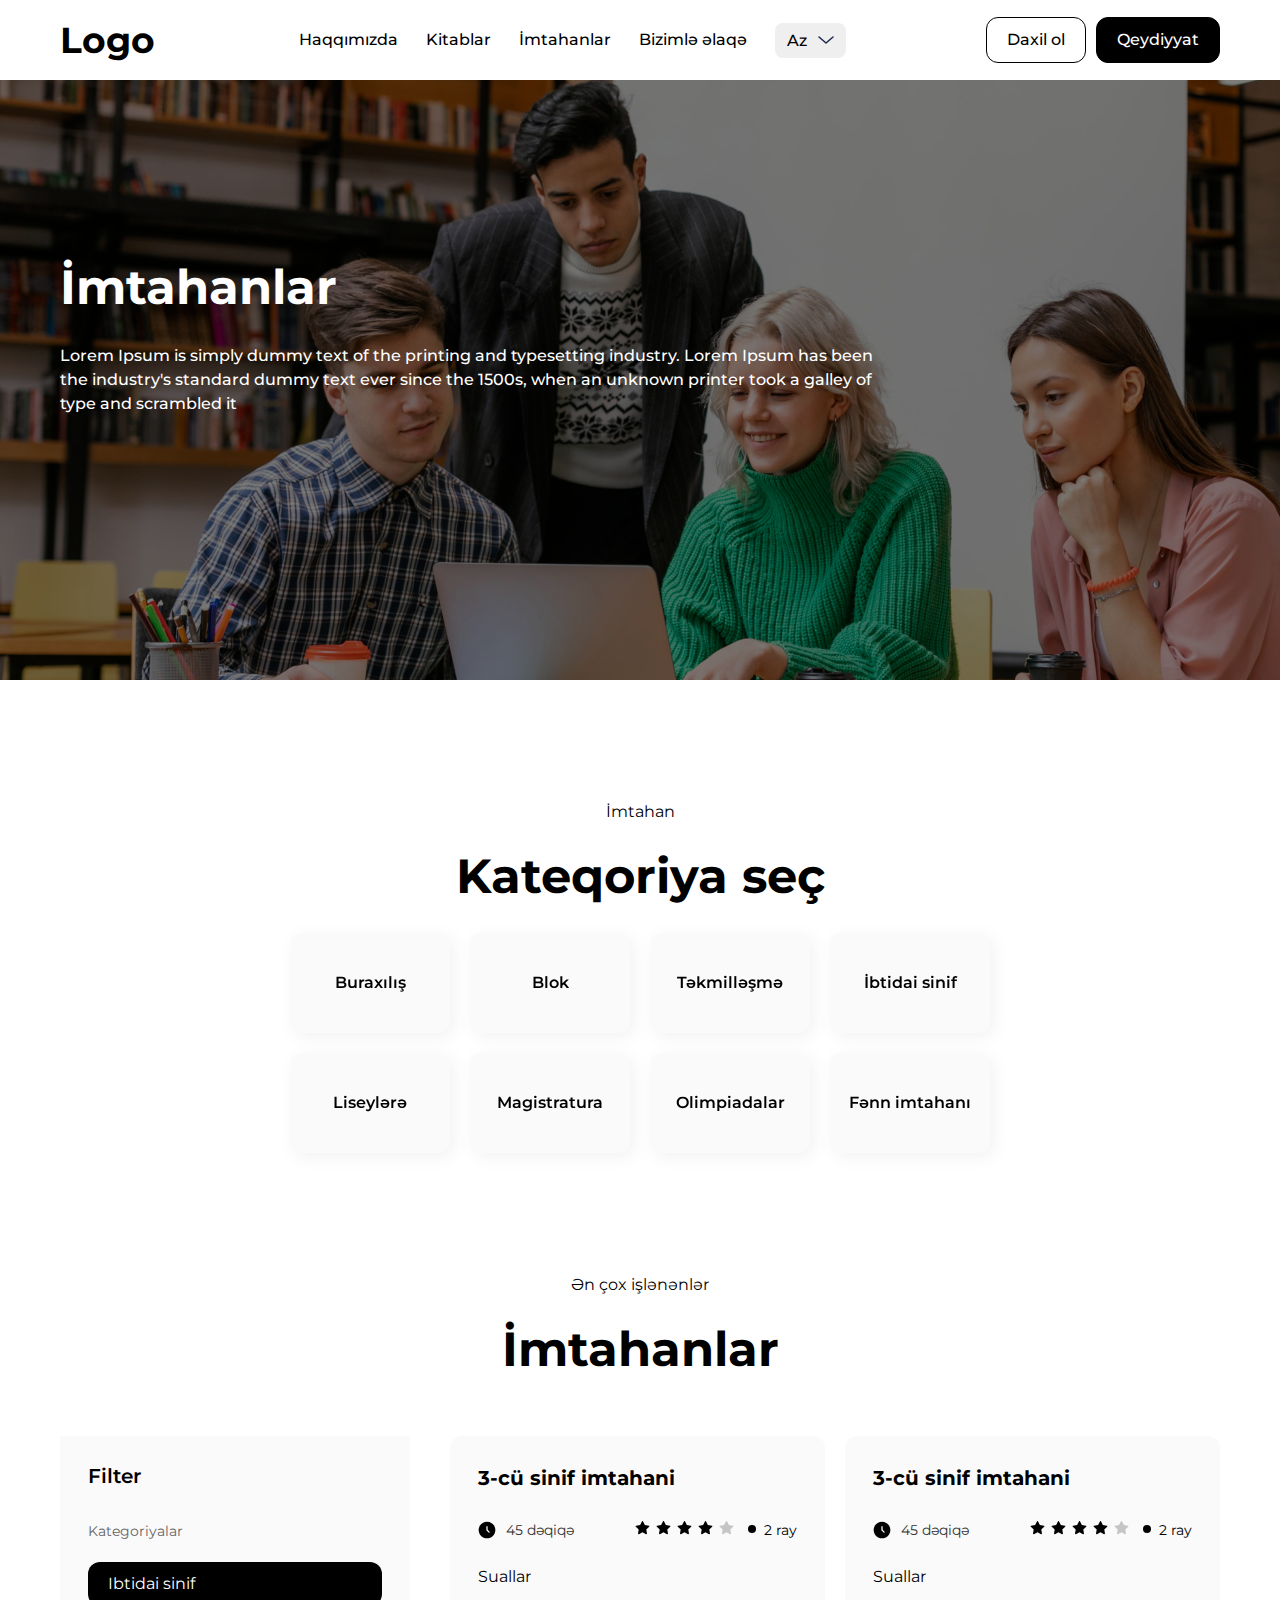
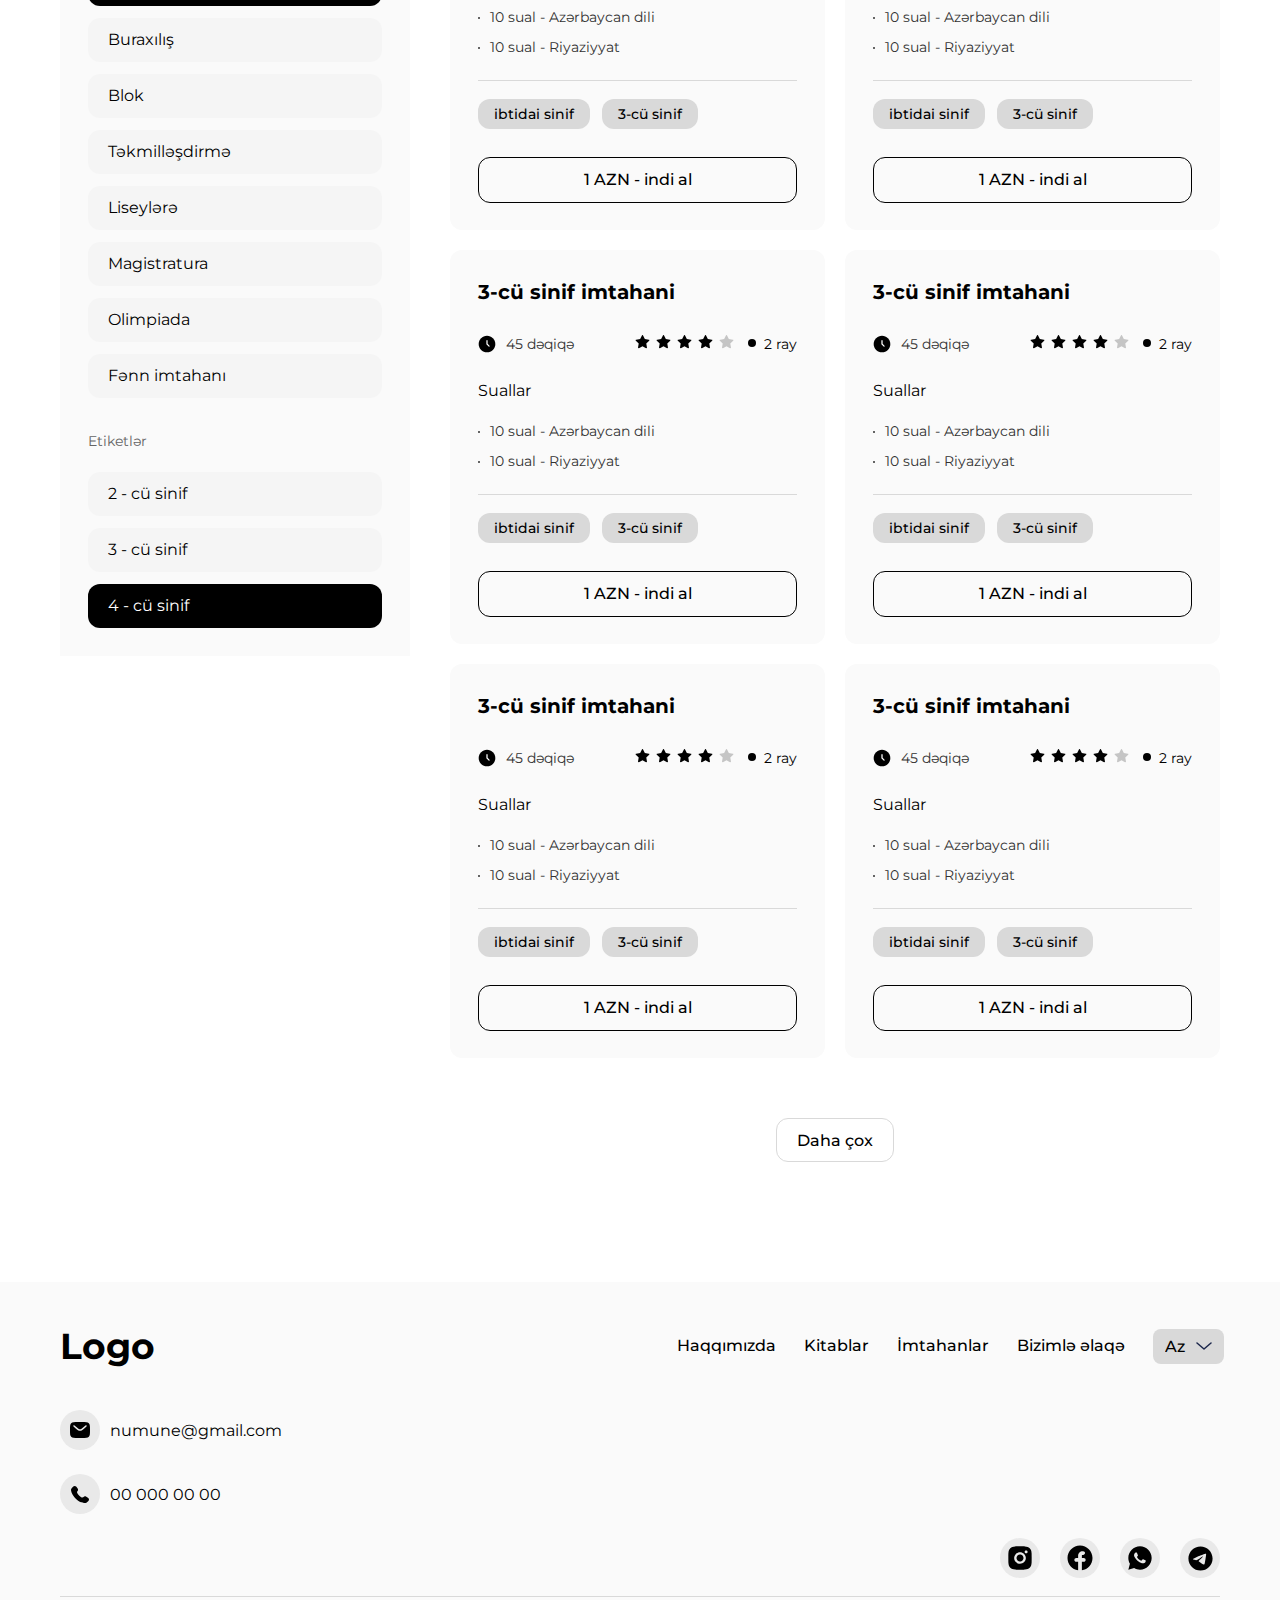
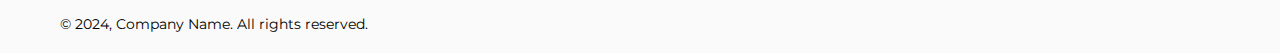
<file: index.html>
<!DOCTYPE html>
<html>

<head>
    <title>166 Tech Task</title>
    <meta name="viewport" content="width=device-width, initial-scale=1.0">

    <link rel="preconnect" href="https://fonts.googleapis.com">
    <link rel="preconnect" href="https://fonts.gstatic.com" crossorigin>
    <link href="https://fonts.googleapis.com/css2?family=Montserrat:ital,wght@0,100..900;1,100..900&display=swap"
        rel="stylesheet">
    <link rel="stylesheet" type="text/css" href="styles.css">
</head>

<body>

    <header>
        <img src="./images/hamburger.png" height='40px' alt="menu" class="hamburger-menu-icon">
        <div class="hamburger-menu">
            <ul>
                <li class="menu-item"><a href="#">Haqqımızda</a></li>
                <li class="menu-item"><a href="#">Kitablar</a></li>
                <li class="menu-item"><a href="#">İmtahanlar</a></li>
                <li class="menu-item"><a href="#">Bizimlə əlaqə</a></li>
                <li class="menu-item">
                    <div class="login-register-buttons">
                        <a href="#" class="btn login-btn">Daxil ol</a>
                        <a href="#" class="btn register-btn">Qeydiyyat</a>
                    </div>
                </li>
                <li>
                    <select style="width: 80px;">
                        <option value="az">Az</option>
                        <option value="ru">Ru</option>
                        <option value="en">En</option>
                    </select>
                </li>
            </ul>
        </div>

        <a href="/index.html" class="logo">Logo</a>

        <nav class="menu">

            <ul>
                <li><a href="#">Haqqımızda</a></li>
                <li><a href="#">Kitablar</a></li>
                <li><a href="#">İmtahanlar</a></li>
                <li><a href="#">Bizimlə əlaqə</a></li>
                <li>
                    <select>
                        <option value="az">Az</option>
                        <option value="ru">Ru</option>
                        <option value="en">En</option>
                    </select>
                </li>
            </ul>
        </nav>
        <div class="login-register-buttons">
            <a href="#" class="btn login-btn">Daxil ol</a>
            <a href="#" class="btn register-btn">Qeydiyyat</a>
        </div>
    </header>

    <main>
        <section id="hero-section">
            <div class="content">
                <h2>İmtahanlar</h2>
                <p>Lorem Ipsum is simply dummy text of the printing and typesetting industry. Lorem Ipsum has been the
                    industry's standard dummy text ever since the 1500s, when an unknown printer took a galley of type
                    and
                    scrambled it</p>
            </div>
        </section>

        <section id="category-section">
            <h5>İmtahan</h5>
            <h2>Kateqoriya seç</h2>
            <div class="box-container">
                <a href="./exam.html" class="box">Buraxılış</a>
                <a href="./exam.html" class="box">Blok</a>
                <a href="./exam.html" class="box">Təkmilləşmə</a>
                <a href="./exam.html" class="box">İbtidai sinif</a>
                <a href="./exam.html" class="box">Liseylərə</a>
                <a href="./exam.html" class="box">Magistratura</a>
                <a href="./exam.html" class="box">Olimpiadalar</a>
                <a href="./exam.html" class="box">Fənn imtahanı</a>
            </div>
        </section>

        <section id="exam-section">
            <h5 class="text-center">Ən çox işlənənlər</h5>
            <h2 class="text-center">İmtahanlar</h2>

            <div class="wrapper">
                <div class="filter">
                    <h4>Filter</h4>
                    <div class="filter-category">
                        <p>Kategoriyalar</p>
                        <ul>
                            <li class="btn active">Ibtidai sinif</li>
                            <li class="btn">Buraxılış</li>
                            <li class="btn">Blok</li>
                            <li class="btn">Təkmilləşdirmə</li>
                            <li class="btn">Liseylərə</li>
                            <li class="btn">Magistratura</li>
                            <li class="btn">Olimpiada</li>
                            <li class="btn">Fənn imtahanı</li>
                        </ul>
                    </div>
                    <div class="filter-tag">
                        <p>Etiketlər</p>
                        <ul>
                            <li class="btn">2 - cü sinif</li>
                            <li class="btn">3 - cü sinif</li>
                            <li class="btn active">4 - cü sinif</li>
                        </ul>
                    </div>
                </div>

                <div class="exam-container">
                    <div class="exam-wrapper">

                        <div class="exam-block">
                            <h3 class="exam-title">3-cü sinif imtahani</h3>
                            <div class="exam-metadata">
                                <p class="duration">
                                    <img src="/images//time.svg" alt="time">
                                    45 dəqiqə
                                </p>
                                <div class="rating">
                                    <img src="images/star.svg" class="rating-star" alt="star">
                                    <img src="images/star.svg" class="rating-star" alt="star">
                                    <img src="images/star.svg" class="rating-star" alt="star">
                                    <img src="images/star.svg" class="rating-star" alt="star">
                                    <img src="images/star-empty.svg" class="rating-star" alt="star">

                                    <span class="review-count">2 ray</span>
                                </div>
                            </div>
                            <p class="questions">Suallar</p>
                            <ul class="subjects">
                                <li>10 sual - Azərbaycan dili</li>
                                <li>10 sual - Riyaziyyat</li>
                            </ul>
                            <div class="divider"></div>
                            <div class="grade-levels">
                                <div class="tag">ibtidai sinif</div>
                                <div class="tag">3-cü sinif</div>
                            </div>
                            <button class="btn price-btn">1 AZN - indi al</button>
                        </div>
                        <div class="exam-block">
                            <h3 class="exam-title">3-cü sinif imtahani</h3>
                            <div class="exam-metadata">
                                <p class="duration">
                                    <img src="/images//time.svg" alt="time">
                                    45 dəqiqə
                                </p>
                                <div class="rating">
                                    <img src="images/star.svg" class="rating-star" alt="star">
                                    <img src="images/star.svg" class="rating-star" alt="star">
                                    <img src="images/star.svg" class="rating-star" alt="star">
                                    <img src="images/star.svg" class="rating-star" alt="star">
                                    <img src="images/star-empty.svg" class="rating-star" alt="star">

                                    <span class="review-count">2 ray</span>
                                </div>
                            </div>
                            <p class="questions">Suallar</p>
                            <ul class="subjects">
                                <li>10 sual - Azərbaycan dili</li>
                                <li>10 sual - Riyaziyyat</li>
                            </ul>
                            <div class="divider"></div>
                            <div class="grade-levels">
                                <div class="tag">ibtidai sinif</div>
                                <div class="tag">3-cü sinif</div>
                            </div>
                            <button class="btn price-btn">1 AZN - indi al</button>
                        </div>
                        <div class="exam-block">
                            <h3 class="exam-title">3-cü sinif imtahani</h3>
                            <div class="exam-metadata">
                                <p class="duration">
                                    <img src="/images//time.svg" alt="time">
                                    45 dəqiqə
                                </p>
                                <div class="rating">
                                    <img src="images/star.svg" class="rating-star" alt="star">
                                    <img src="images/star.svg" class="rating-star" alt="star">
                                    <img src="images/star.svg" class="rating-star" alt="star">
                                    <img src="images/star.svg" class="rating-star" alt="star">
                                    <img src="images/star-empty.svg" class="rating-star" alt="star">

                                    <span class="review-count">2 ray</span>
                                </div>
                            </div>
                            <p class="questions">Suallar</p>
                            <ul class="subjects">
                                <li>10 sual - Azərbaycan dili</li>
                                <li>10 sual - Riyaziyyat</li>
                            </ul>
                            <div class="divider"></div>
                            <div class="grade-levels">
                                <div class="tag">ibtidai sinif</div>
                                <div class="tag">3-cü sinif</div>
                            </div>
                            <button class="btn price-btn">1 AZN - indi al</button>
                        </div>
                        <div class="exam-block">
                            <h3 class="exam-title">3-cü sinif imtahani</h3>
                            <div class="exam-metadata">
                                <p class="duration">
                                    <img src="/images//time.svg" alt="time">
                                    45 dəqiqə
                                </p>
                                <div class="rating">
                                    <img src="images/star.svg" class="rating-star" alt="star">
                                    <img src="images/star.svg" class="rating-star" alt="star">
                                    <img src="images/star.svg" class="rating-star" alt="star">
                                    <img src="images/star.svg" class="rating-star" alt="star">
                                    <img src="images/star-empty.svg" class="rating-star" alt="star">

                                    <span class="review-count">2 ray</span>
                                </div>
                            </div>
                            <p class="questions">Suallar</p>
                            <ul class="subjects">
                                <li>10 sual - Azərbaycan dili</li>
                                <li>10 sual - Riyaziyyat</li>
                            </ul>
                            <div class="divider"></div>
                            <div class="grade-levels">
                                <div class="tag">ibtidai sinif</div>
                                <div class="tag">3-cü sinif</div>
                            </div>
                            <button class="btn price-btn">1 AZN - indi al</button>
                        </div>
                        <div class="exam-block">
                            <h3 class="exam-title">3-cü sinif imtahani</h3>
                            <div class="exam-metadata">
                                <p class="duration">
                                    <img src="/images//time.svg" alt="time">
                                    45 dəqiqə
                                </p>
                                <div class="rating">
                                    <img src="images/star.svg" class="rating-star" alt="star">
                                    <img src="images/star.svg" class="rating-star" alt="star">
                                    <img src="images/star.svg" class="rating-star" alt="star">
                                    <img src="images/star.svg" class="rating-star" alt="star">
                                    <img src="images/star-empty.svg" class="rating-star" alt="star">

                                    <span class="review-count">2 ray</span>
                                </div>
                            </div>
                            <p class="questions">Suallar</p>
                            <ul class="subjects">
                                <li>10 sual - Azərbaycan dili</li>
                                <li>10 sual - Riyaziyyat</li>
                            </ul>
                            <div class="divider"></div>
                            <div class="grade-levels">
                                <div class="tag">ibtidai sinif</div>
                                <div class="tag">3-cü sinif</div>
                            </div>
                            <button class="btn price-btn">1 AZN - indi al</button>
                        </div>
                        <div class="exam-block">
                            <h3 class="exam-title">3-cü sinif imtahani</h3>
                            <div class="exam-metadata">
                                <p class="duration">
                                    <img src="/images//time.svg" alt="time">
                                    45 dəqiqə
                                </p>
                                <div class="rating">
                                    <img src="images/star.svg" class="rating-star" alt="star">
                                    <img src="images/star.svg" class="rating-star" alt="star">
                                    <img src="images/star.svg" class="rating-star" alt="star">
                                    <img src="images/star.svg" class="rating-star" alt="star">
                                    <img src="images/star-empty.svg" class="rating-star" alt="star">

                                    <span class="review-count">2 ray</span>
                                </div>
                            </div>
                            <p class="questions">Suallar</p>
                            <ul class="subjects">
                                <li>10 sual - Azərbaycan dili</li>
                                <li>10 sual - Riyaziyyat</li>
                            </ul>
                            <div class="divider"></div>
                            <div class="grade-levels">
                                <div class="tag">ibtidai sinif</div>
                                <div class="tag">3-cü sinif</div>
                            </div>
                            <button class="btn price-btn">1 AZN - indi al</button>
                        </div>
                    </div>
                    <div class="text-center">
                        <button class="more-btn">Daha çox</button>
                    </div>
                </div>

            </div>
        </section>

    </main>

    <footer>
        <div class="footer-top">
            <a href="#" class="logo">Logo</a>
            <nav>
                <ul>
                    <li><a href="#">Haqqımızda</a></li>
                    <li><a href="#">Kitablar</a></li>
                    <li><a href="#">İmtahanlar</a></li>
                    <li><a href="#">Bizimlə əlaqə</a></li>
                    <li>
                        <select>
                            <option value="az">Az</option>
                            <option value="ru">Ru</option>
                            <option value="en">En</option>
                        </select>
                    </li>
                </ul>
            </nav>
        </div>

        <div>
            <a href="mailto:numune@gmail.com" class="email">
                <span class="icon">
                    <img src="./images/mail-icon.svg" alt="mail">
                </span>
                numune@gmail.com
            </a>
        </div>

        <div>
            <a href="tel:+00 000 00 00" class="phone">
                <span class="icon">
                    <img src="./images/phone-icon.svg" alt="mail">
                </span>
                00 000 00 00
            </a>
        </div>

        <div class="social-media">
            <a href="#">
                <span class="icon">
                    <img src="./images/instagram-icon.svg" alt="mail">
                </span>
            </a>
            <a href="#">
                <span class="icon">
                    <img src="./images/facebook-icon.svg" alt="mail">
                </span>
            </a>
            <a href="#">
                <span class="icon">
                    <img src="./images/whatsapp-icon.svg" alt="mail">
                </span>
            </a>
            <a href="#">
                <span class="icon">
                    <img src="./images/telegram-icon.svg" alt="mail">
                </span>
            </a>
        </div>
        <div class="divider"></div>
        <div class="copyright">
            <p>&copy; 2024, Company Name. All rights reserved.</p>
        </div>
    </footer>
    <script src="app.js"></script>
</body>

</html>
</file>
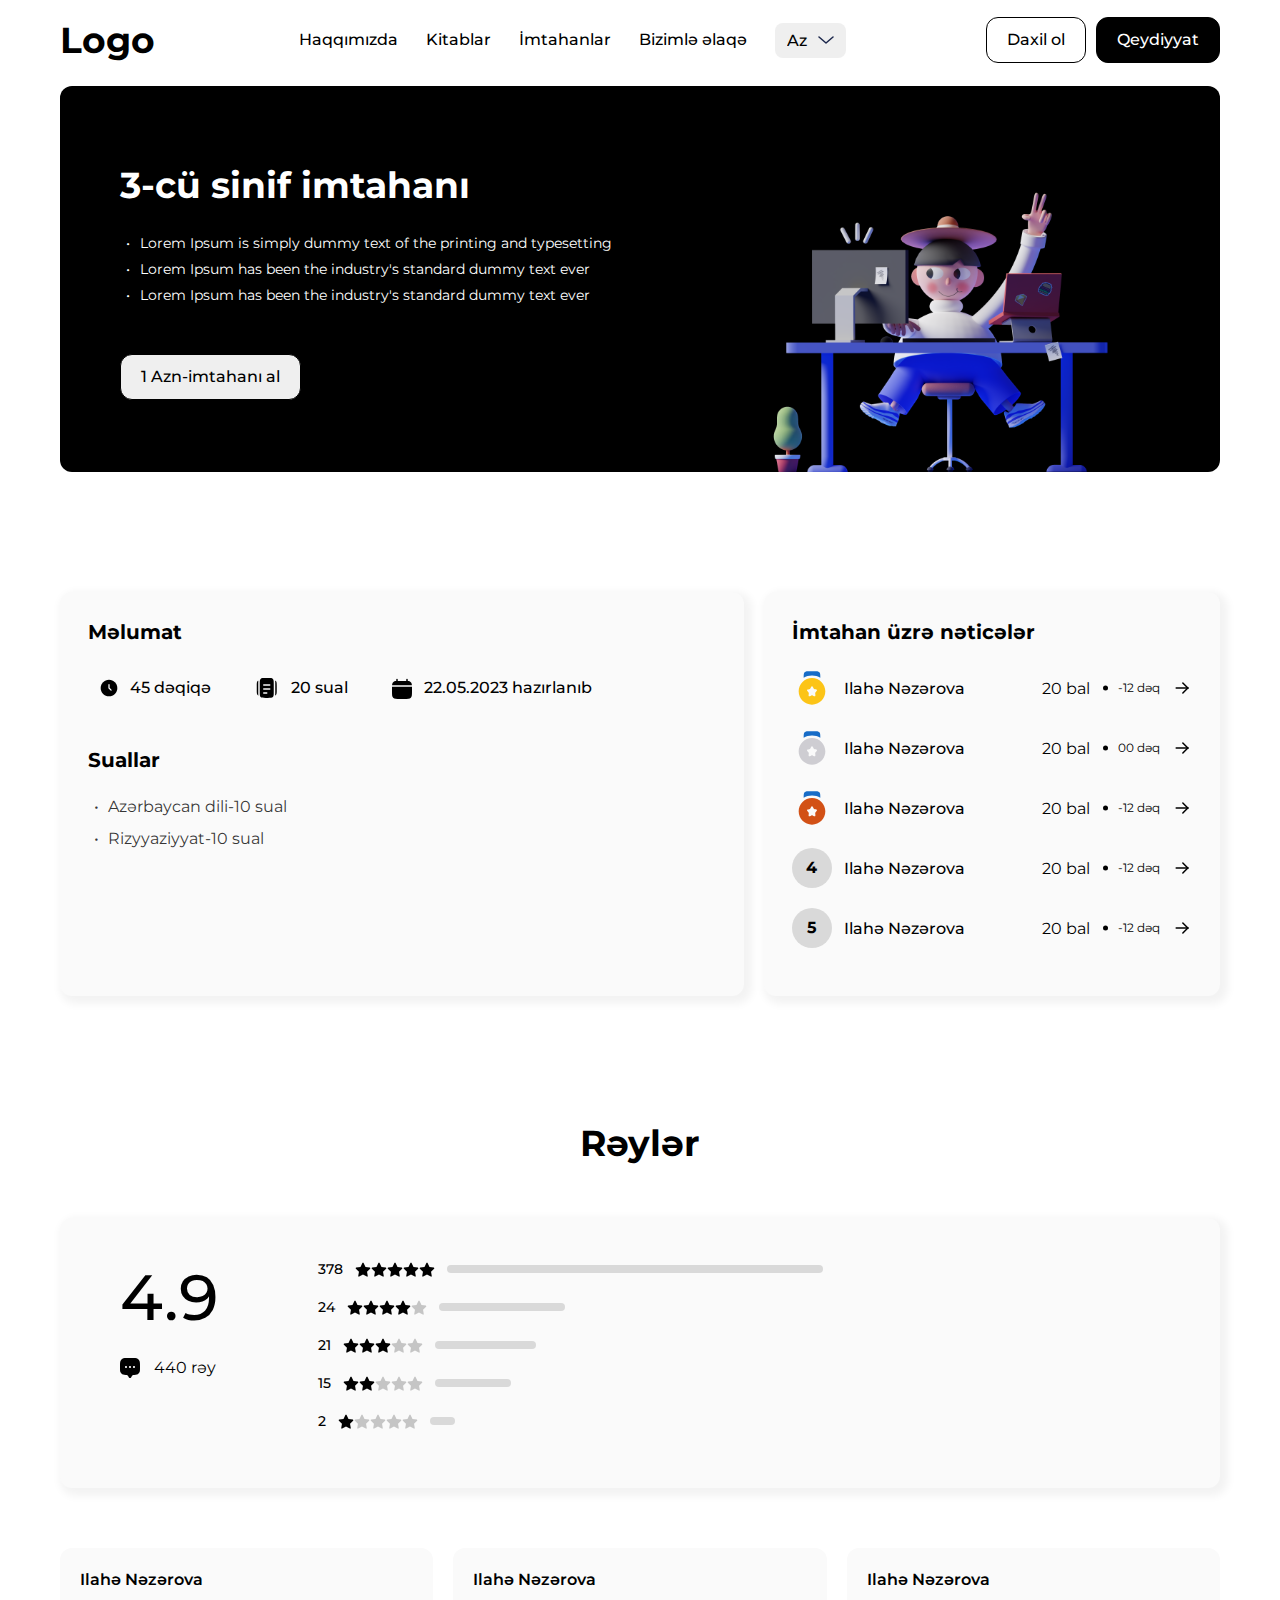
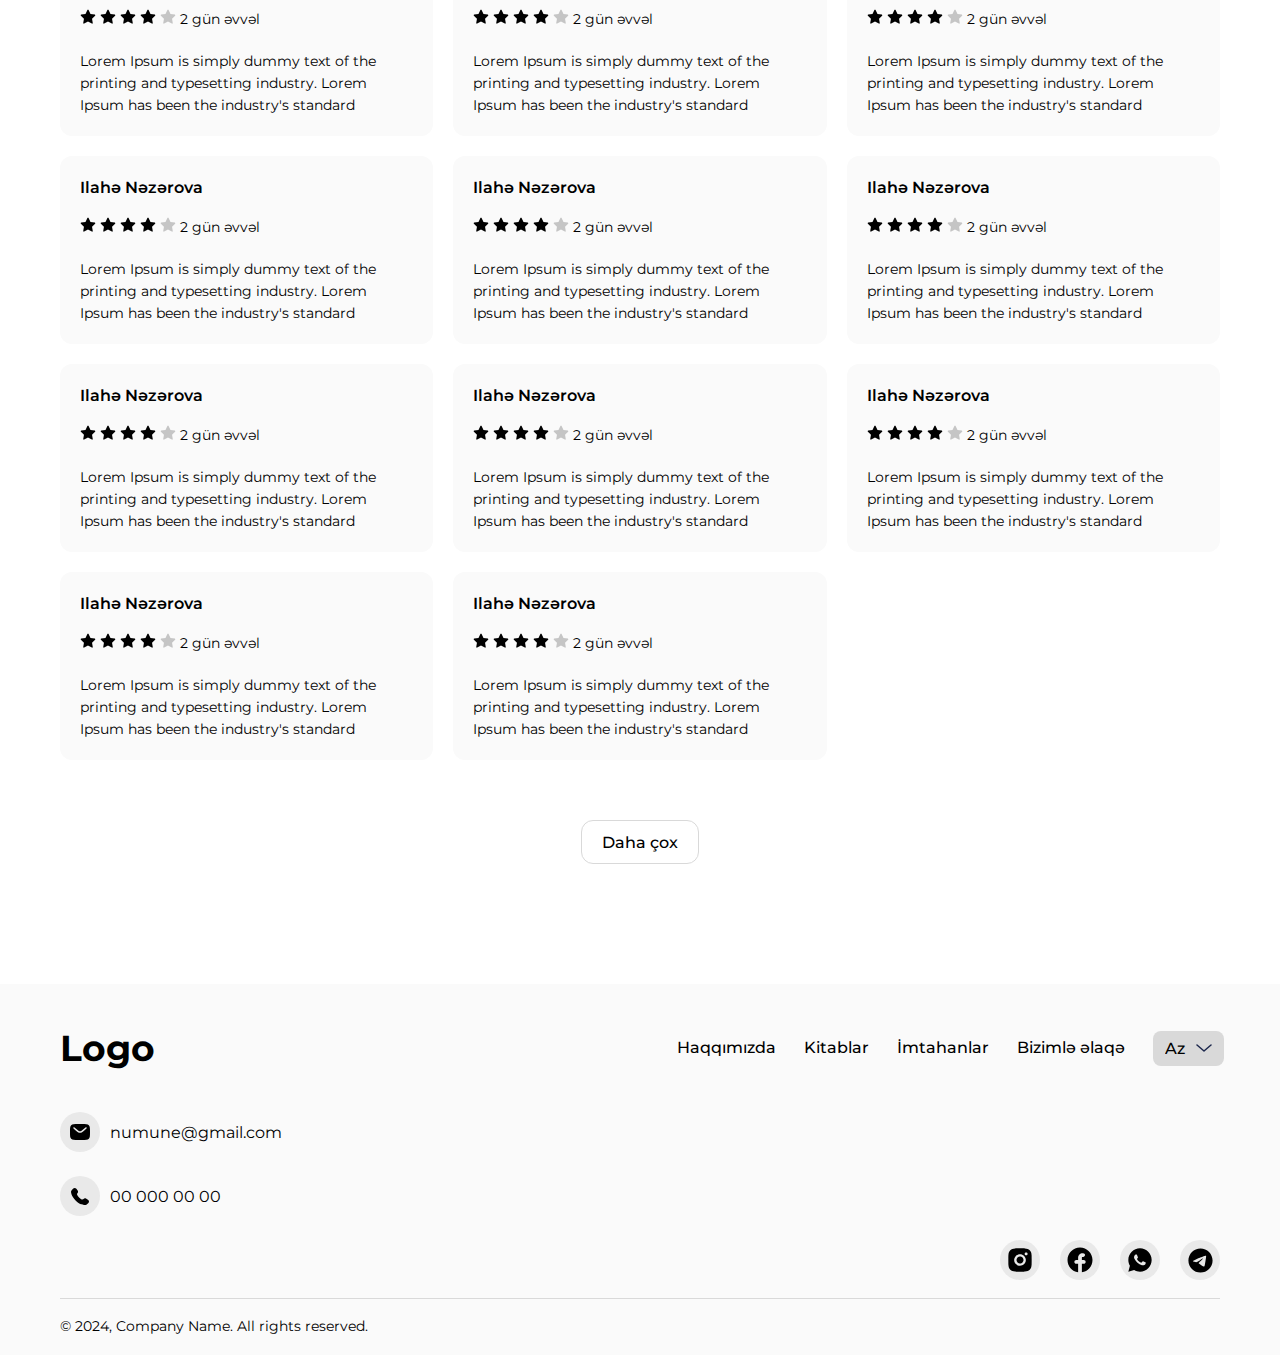
<file: exam.html>
<!DOCTYPE html>
<html>

<head>
    <title>166 Tech Task</title>
    <meta name="viewport" content="width=device-width, initial-scale=1.0">

    <link rel="preconnect" href="https://fonts.googleapis.com">
    <link rel="preconnect" href="https://fonts.gstatic.com" crossorigin>
    <link href="https://fonts.googleapis.com/css2?family=Montserrat:ital,wght@0,100..900;1,100..900&display=swap"
        rel="stylesheet">
    <link rel="stylesheet" type="text/css" href="styles.css">
    <link rel="stylesheet" type="text/css" href="exam.css">

</head>

<body>
    <header>
        <img src="./images/hamburger.png" height='40px' alt="menu" class="hamburger-menu-icon">
        <div class="hamburger-menu">
            <ul>
                <li class="menu-item"><a href="#">Haqqımızda</a></li>
                <li class="menu-item"><a href="#">Kitablar</a></li>
                <li class="menu-item"><a href="#">İmtahanlar</a></li>
                <li class="menu-item"><a href="#">Bizimlə əlaqə</a></li>
                <li class="menu-item">
                    <div class="login-register-buttons">
                        <a href="#" class="btn login-btn">Daxil ol</a>
                        <a href="#" class="btn register-btn">Qeydiyyat</a>
                    </div>
                </li>
                <li>
                    <select style="width: 80px;">
                        <option value="az">Az</option>
                        <option value="ru">Ru</option>
                        <option value="en">En</option>
                    </select>
                </li>
            </ul>
           
        </div>

        <a href="/index.html" class="logo">Logo</a>

        <nav class="menu">

            <ul>
                <li><a href="#">Haqqımızda</a></li>
                <li><a href="#">Kitablar</a></li>
                <li><a href="#">İmtahanlar</a></li>
                <li><a href="#">Bizimlə əlaqə</a></li>
                <li>
                    <select>
                        <option value="az">Az</option>
                        <option value="ru">Ru</option>
                        <option value="en">En</option>
                    </select>
                </li>
            </ul>
        </nav>
        <div class="login-register-buttons">
            <a href="#" class="btn login-btn">Daxil ol</a>
            <a href="#" class="btn register-btn">Qeydiyyat</a>
        </div>
    </header>

    <main>
        <section id="banner-section">
            <div class="banner-container">
                <h1>3-cü sinif imtahanı</h1>

                <ul>
                    <li>Lorem Ipsum is simply dummy text of the printing and typesetting</li>
                    <li>Lorem Ipsum has been the industry's standard dummy text ever </li>
                    <li>Lorem Ipsum has been the industry's standard dummy text ever </li>
                </ul>
                <button class="btn">1 Azn-imtahanı al</button>
                <img src="./images/banner-img.svg" alt="" class="banner-img">
            </div>
        </section>

        <section id="information">
            <div class="content-info">
                <h4>Məlumat</h4>
                <div class="row">
                    <span class="duration">
                        <img src="/images//time.svg" alt="time">
                        45 dəqiqə
                    </span>
                    <span class="question">
                        <img src="/images//document-icon.svg" alt="time">
                        20 sual
                    </span>
                    <span class="date">
                        <img src="/images//time-icon.svg" alt="time">
                        22.05.2023 hazırlanıb
                    </span>
                </div>

                <h4>
                    Suallar
                </h4>

                <ul>
                    <li>Azərbaycan dili-10 sual</li>
                    <li>Rizyyaziyyat-10 sual</li>
                </ul>

            </div>

            <div class="results">
                <h4>İmtahan üzrə nəticələr</h4>

                <ul>
                    <li>
                        <div class="left">
                            <img src="./images/medal-icon_gold.svg" alt="gold-medal">
                            <h6>Ilahə Nəzərova</h6>
                        </div>
                        <div class="right">
                            <p class="point">20 bal</p>
                            <p class="time">-12 dəq</p>
                            <img src="./images/arrow-right.svg" alt="next">
                        </div>
                    </li>
                    <li>
                        <div class="left">
                            <img src="./images/medal-icon_silver.svg" alt="gold-medal">
                            <h6>Ilahə Nəzərova</h6>
                        </div>
                        <div class="right">
                            <p class="point">20 bal</p>
                            <p class="time">00 dəq</p>
                            <img src="./images/arrow-right.svg" alt="next">
                        </div>
                    </li>
                    <li>
                        <div class="left">
                            <img src="./images/medal-icon_bronze.svg" alt="gold-medal">
                            <h6>Ilahə Nəzərova</h6>
                        </div>
                        <div class="right">
                            <p class="point">20 bal</p>
                            <p class="time">-12 dəq</p>
                            <img src="./images/arrow-right.svg" alt="next">
                        </div>
                    </li>
                    <li>
                        <div class="left">
                            <span>4</span>

                            <h6>Ilahə Nəzərova</h6>
                        </div>
                        <div class="right">
                            <p class="point">20 bal</p>
                            <p class="time">-12 dəq</p>
                            <img src="./images/arrow-right.svg" alt="next">
                        </div>
                    </li>
                    <li>
                        <div class="left">
                            <span>5</span>

                            <h6>Ilahə Nəzərova</h6>
                        </div>
                        <div class="right">
                            <p class="point">20 bal</p>
                            <p class="time">-12 dəq</p>
                            <img src="./images/arrow-right.svg" alt="next">
                        </div>
                    </li>
                </ul>
            </div>
        </section>

        <section id="review-section">
            <h2 class="text-center">Rəylər</h2>

            <div class="rating-container">
                <div class="rating-info">
                    <div class="rating-number">4.9</div>
                    <div class="review-count">
                        <img src="./images/comment-icon.svg" alt="comment-icon">
                        440 rəy
                    </div>
                </div>
                <div class="ratings">
                    <div class="rating-stars">
                        <span class="count">378</span>
                        <div class="stars">
                            <img src="images/star.svg" class="rating-star" alt="star">
                            <img src="images/star.svg" class="rating-star" alt="star">
                            <img src="images/star.svg" class="rating-star" alt="star">
                            <img src="images/star.svg" class="rating-star" alt="star">
                            <img src="images/star.svg" class="rating-star" alt="star">
                        </div>

                        <span class="review-bar" style="width: 100%;"></span>
                    </div>
                    <div class="rating-stars">
                        <span class="count">24</span>

                        <div class="stars">
                            <img src="images/star.svg" class="rating-star" alt="star">
                            <img src="images/star.svg" class="rating-star" alt="star">
                            <img src="images/star.svg" class="rating-star" alt="star">
                            <img src="images/star.svg" class="rating-star" alt="star">
                            <img src="images/star-empty.svg" class="rating-star" alt="star">
                        </div>
                        <span class="review-bar" style="width: 25%;"></span>
                    </div>
                    <div class="rating-stars">
                        <span class="count">21</span>
                        <div class="stars">

                            <img src="images/star.svg" class="rating-star" alt="star">
                            <img src="images/star.svg" class="rating-star" alt="star">
                            <img src="images/star.svg" class="rating-star" alt="star">
                            <img src="images/star-empty.svg" class="rating-star" alt="star">
                            <img src="images/star-empty.svg" class="rating-star" alt="star">
                        </div>
                        <span class="review-bar" style="width: 20%;"></span>
                    </div>
                    <div class="rating-stars">
                        <span class="count">15</span>

                        <div class="stars">
                            <img src="images/star.svg" class="rating-star" alt="star">
                            <img src="images/star.svg" class="rating-star" alt="star">
                            <img src="images/star-empty.svg" class="rating-star" alt="star">
                            <img src="images/star-empty.svg" class="rating-star" alt="star">
                            <img src="images/star-empty.svg" class="rating-star" alt="star">
                        </div>
                        <span class="review-bar" style="width: 15%;"></span>
                    </div>
                    <div class="rating-stars">
                        <span class="count">2</span>

                        <div class="stars">
                            <img src="images/star.svg" class="rating-star" alt="star">
                            <img src="images/star-empty.svg" class="rating-star" alt="star">
                            <img src="images/star-empty.svg" class="rating-star" alt="star">
                            <img src="images/star-empty.svg" class="rating-star" alt="star">
                            <img src="images/star-empty.svg" class="rating-star" alt="star">
                        </div>
                        <span class="review-bar" style="width: 5%;"></span>
                    </div>
                </div>

            </div>

            <div class="comment-container">
                <div class="comment">
                    <h6>Ilahə Nəzərova</h6>
                    <div class="stars">
                        <img src="images/star.svg" class="rating-star" alt="star">
                        <img src="images/star.svg" class="rating-star" alt="star">
                        <img src="images/star.svg" class="rating-star" alt="star">
                        <img src="images/star.svg" class="rating-star" alt="star">
                        <img src="images/star-empty.svg" class="rating-star" alt="star">

                        <span class="date">2 gün əvvəl</span>

                    </div>

                    <p class="comment-text">Lorem Ipsum is simply dummy text of the printing and typesetting industry.
                        Lorem Ipsum has been the industry's standard </p>
                </div>
                <div class="comment">
                    <h6>Ilahə Nəzərova</h6>
                    <div class="stars">
                        <img src="images/star.svg" class="rating-star" alt="star">
                        <img src="images/star.svg" class="rating-star" alt="star">
                        <img src="images/star.svg" class="rating-star" alt="star">
                        <img src="images/star.svg" class="rating-star" alt="star">
                        <img src="images/star-empty.svg" class="rating-star" alt="star">

                        <span class="date">2 gün əvvəl</span>

                    </div>

                    <p class="comment-text">Lorem Ipsum is simply dummy text of the printing and typesetting industry.
                        Lorem Ipsum has been the industry's standard </p>
                </div>
                <div class="comment">
                    <h6>Ilahə Nəzərova</h6>
                    <div class="stars">
                        <img src="images/star.svg" class="rating-star" alt="star">
                        <img src="images/star.svg" class="rating-star" alt="star">
                        <img src="images/star.svg" class="rating-star" alt="star">
                        <img src="images/star.svg" class="rating-star" alt="star">
                        <img src="images/star-empty.svg" class="rating-star" alt="star">

                        <span class="date">2 gün əvvəl</span>

                    </div>

                    <p class="comment-text">Lorem Ipsum is simply dummy text of the printing and typesetting industry.
                        Lorem Ipsum has been the industry's standard </p>
                </div>
                <div class="comment">
                    <h6>Ilahə Nəzərova</h6>
                    <div class="stars">
                        <img src="images/star.svg" class="rating-star" alt="star">
                        <img src="images/star.svg" class="rating-star" alt="star">
                        <img src="images/star.svg" class="rating-star" alt="star">
                        <img src="images/star.svg" class="rating-star" alt="star">
                        <img src="images/star-empty.svg" class="rating-star" alt="star">

                        <span class="date">2 gün əvvəl</span>

                    </div>

                    <p class="comment-text">Lorem Ipsum is simply dummy text of the printing and typesetting industry.
                        Lorem Ipsum has been the industry's standard </p>
                </div>
                <div class="comment">
                    <h6>Ilahə Nəzərova</h6>
                    <div class="stars">
                        <img src="images/star.svg" class="rating-star" alt="star">
                        <img src="images/star.svg" class="rating-star" alt="star">
                        <img src="images/star.svg" class="rating-star" alt="star">
                        <img src="images/star.svg" class="rating-star" alt="star">
                        <img src="images/star-empty.svg" class="rating-star" alt="star">

                        <span class="date">2 gün əvvəl</span>

                    </div>

                    <p class="comment-text">Lorem Ipsum is simply dummy text of the printing and typesetting industry.
                        Lorem Ipsum has been the industry's standard </p>
                </div>
                <div class="comment">
                    <h6>Ilahə Nəzərova</h6>
                    <div class="stars">
                        <img src="images/star.svg" class="rating-star" alt="star">
                        <img src="images/star.svg" class="rating-star" alt="star">
                        <img src="images/star.svg" class="rating-star" alt="star">
                        <img src="images/star.svg" class="rating-star" alt="star">
                        <img src="images/star-empty.svg" class="rating-star" alt="star">

                        <span class="date">2 gün əvvəl</span>

                    </div>

                    <p class="comment-text">Lorem Ipsum is simply dummy text of the printing and typesetting industry.
                        Lorem Ipsum has been the industry's standard </p>
                </div>
                <div class="comment">
                    <h6>Ilahə Nəzərova</h6>
                    <div class="stars">
                        <img src="images/star.svg" class="rating-star" alt="star">
                        <img src="images/star.svg" class="rating-star" alt="star">
                        <img src="images/star.svg" class="rating-star" alt="star">
                        <img src="images/star.svg" class="rating-star" alt="star">
                        <img src="images/star-empty.svg" class="rating-star" alt="star">

                        <span class="date">2 gün əvvəl</span>

                    </div>

                    <p class="comment-text">Lorem Ipsum is simply dummy text of the printing and typesetting industry.
                        Lorem Ipsum has been the industry's standard </p>
                </div>
                <div class="comment">
                    <h6>Ilahə Nəzərova</h6>
                    <div class="stars">
                        <img src="images/star.svg" class="rating-star" alt="star">
                        <img src="images/star.svg" class="rating-star" alt="star">
                        <img src="images/star.svg" class="rating-star" alt="star">
                        <img src="images/star.svg" class="rating-star" alt="star">
                        <img src="images/star-empty.svg" class="rating-star" alt="star">

                        <span class="date">2 gün əvvəl</span>

                    </div>

                    <p class="comment-text">Lorem Ipsum is simply dummy text of the printing and typesetting industry.
                        Lorem Ipsum has been the industry's standard </p>
                </div>
                <div class="comment">
                    <h6>Ilahə Nəzərova</h6>
                    <div class="stars">
                        <img src="images/star.svg" class="rating-star" alt="star">
                        <img src="images/star.svg" class="rating-star" alt="star">
                        <img src="images/star.svg" class="rating-star" alt="star">
                        <img src="images/star.svg" class="rating-star" alt="star">
                        <img src="images/star-empty.svg" class="rating-star" alt="star">

                        <span class="date">2 gün əvvəl</span>

                    </div>

                    <p class="comment-text">Lorem Ipsum is simply dummy text of the printing and typesetting industry.
                        Lorem Ipsum has been the industry's standard </p>
                </div>
                <div class="comment">
                    <h6>Ilahə Nəzərova</h6>
                    <div class="stars">
                        <img src="images/star.svg" class="rating-star" alt="star">
                        <img src="images/star.svg" class="rating-star" alt="star">
                        <img src="images/star.svg" class="rating-star" alt="star">
                        <img src="images/star.svg" class="rating-star" alt="star">
                        <img src="images/star-empty.svg" class="rating-star" alt="star">

                        <span class="date">2 gün əvvəl</span>

                    </div>

                    <p class="comment-text">Lorem Ipsum is simply dummy text of the printing and typesetting industry.
                        Lorem Ipsum has been the industry's standard </p>
                </div>
                <div class="comment">
                    <h6>Ilahə Nəzərova</h6>
                    <div class="stars">
                        <img src="images/star.svg" class="rating-star" alt="star">
                        <img src="images/star.svg" class="rating-star" alt="star">
                        <img src="images/star.svg" class="rating-star" alt="star">
                        <img src="images/star.svg" class="rating-star" alt="star">
                        <img src="images/star-empty.svg" class="rating-star" alt="star">

                        <span class="date">2 gün əvvəl</span>

                    </div>

                    <p class="comment-text">Lorem Ipsum is simply dummy text of the printing and typesetting industry.
                        Lorem Ipsum has been the industry's standard </p>
                </div>
            </div>

            <div class="text-center">
                <button class="more-btn">Daha çox</button>
            </div>

        </section>
    </main>

    <footer>
        <div class="footer-top">
            <a href="#" class="logo">Logo</a>
            <nav>
                <ul>
                    <li><a href="#">Haqqımızda</a></li>
                    <li><a href="#">Kitablar</a></li>
                    <li><a href="#">İmtahanlar</a></li>
                    <li><a href="#">Bizimlə əlaqə</a></li>
                    <li>
                        <select>
                            <option value="az">Az</option>
                            <option value="ru">Ru</option>
                            <option value="en">En</option>
                        </select>
                    </li>
                </ul>
            </nav>
        </div>

        <div>
            <a href="mailto:numune@gmail.com" class="email">
                <span class="icon">
                    <img src="./images/mail-icon.svg" alt="mail">
                </span>
                numune@gmail.com
            </a>
        </div>

        <div>
            <a href="tel:+00 000 00 00" class="phone">
                <span class="icon">
                    <img src="./images/phone-icon.svg" alt="mail">
                </span>
                00 000 00 00
            </a>
        </div>

        <div class="social-media">
            <a href="#">
                <span class="icon">
                    <img src="./images/instagram-icon.svg" alt="mail">
                </span>
            </a>
            <a href="#">
                <span class="icon">
                    <img src="./images/facebook-icon.svg" alt="mail">
                </span>
            </a>
            <a href="#">
                <span class="icon">
                    <img src="./images/whatsapp-icon.svg" alt="mail">
                </span>
            </a>
            <a href="#">
                <span class="icon">
                    <img src="./images/telegram-icon.svg" alt="mail">
                </span>
            </a>
        </div>
        <div class="divider"></div>
        <div class="copyright">
            <p>&copy; 2024, Company Name. All rights reserved.</p>
        </div>
    </footer>


    <script src="app.js"></script>

</body>

</html>
</file>
<file: styles.css>
* {
	font-family: 'Montserrat';
	margin: 0;
	padding: 0;
	list-style: none;
	box-sizing: border-box;
	color: black;
}

section {
	margin-bottom: 120px;
}

a {
	text-decoration: none;
}

h2 {
	font-size: 48px;
	font-weight: 700 !important;
	line-height: 54px;
	margin-bottom: 30px;
}

h4 {
	font-size: 20px;
	font-weight: 600;
}

.text-center {
	text-align: center;
}

header,
footer,
section {
	padding: 0 140px
}

header {
	height: 80px;
	background-color: #fff;
	display: flex;
	justify-content: space-between;
	align-items: center;
}

.logo {
	font-size: 36px;
	font-weight: 700;
	line-height: 48px;
}

nav ul {
	display: flex;
	align-items: center;
	gap: 28px;
}

nav ul li {
	font-size: 16px;
	font-weight: 500;
	line-height: 24px;
}

nav ul li:last-child {
	margin-right: 20px;
}


ul li select {
	border: none;
	outline: none;
	font-size: 16px;
	font-weight: 500;
	-webkit-appearance: none;
	-moz-appearance: none;
	appearance: none;
	padding-right: 20px;
	background-image: url('images/arrow.svg');
	background-repeat: no-repeat;
	background-position: right 12px center;
	padding: 8px 12px;
	width: calc(100% + 24px);
	border-radius: 8px;
}

nav ul li a {
	position: relative;
}

nav ul li a:hover {
	color: #000;
}

nav ul li a::after {
	content: '';
	position: absolute;
	left: 0;
	bottom: -3px;
	width: 0%;
	height: 2px;
	background-color: #000;
	transition: width 0.3s ease;
}

nav ul li a:hover::after {
	width: 100%;
}


.hamburger-menu-icon {
	display: none;
	cursor: pointer;
}

.hamburger-menu {
	width: 100vw;
	height: calc(100vh - 80px);
	background: rgb(255, 255, 255);
	position: absolute;
	z-index: 999;
	top: 79px;
	left: -100%;
	transition: 300ms left;
}

.hamburger-menu.open {
	left: 0;
}

.hamburger-menu ul {
	padding: 20px;
}

.hamburger-menu ul li {
	padding: 10px;

	margin-top: 10px;
	border-radius: 6px;
	font-weight: 500;
	font-size: 18px;
}

header .login-register-buttons {
	display: flex;
	align-items: center;
	justify-content: space-between;
	gap: 10px;

}

header .hamburger-menu .login-register-buttons {
	display: none;
}

.btn {
	display: block;
	padding: 10px 20px;
	border: 1px solid black;
	font-size: 16px;
	font-weight: 500;
	line-height: 24px;
	border-radius: 12px;
	color: #000000;
	cursor: pointer;
}

.btn:hover {
	color: white;
	background-color: black;
}

.register-btn {
	background-color: black;
	color: white;
	transition: 300ms all;
}

.register-btn:hover {
	color: black;
	background-color: white;
}

.more-btn {
	height: 44px;
	padding: 10px 20px;
	border-radius: 12px;
	border: 1px solid #D9D9D9;
	cursor: pointer;
	margin: auto;
	margin-top: 60px;
	background-color: transparent;
	font-size: 16px;
	font-weight: 500;
	line-height: 24px;
}

.more-btn:hover {
	background-color: #D9D9D9;
}


/* Hero Section */
#hero-section {
	background-image: url(images/hero-img.png);
	height: 600px;
}

#hero-section .content {
	position: relative;
	top: 30%;
	max-width: 822px;
}

#hero-section .content p {
	font-size: 16px;
	font-weight: 500;
	line-height: 24px;
}

#hero-section .content p {
	color: white;
}

#hero-section .content h2 {
	color: white;
}



/* Category Section */
#category-section {
	display: flex;
	align-items: center;
	justify-content: center;
	flex-direction: column;
}

#category-section .box-container {
	display: grid;
	grid-template-columns: repeat(4, 1fr);
	justify-content: space-between;
	gap: 20px;
}

#category-section .box-container .box {
	width: 160px;
	height: 100px;
	border-radius: 12px;
	background: #FAFAFA;
	filter: drop-shadow(4px 4px 8px rgba(0, 0, 0, 0.05));
	display: flex;
	align-items: center;
	justify-content: center;
	transition: 300ms all;
	font-size: 16px;
	font-weight: 600;
	line-height: 24px;
}

#category-section .box-container .box:hover {
	filter: drop-shadow(4px 4px 8px rgba(0, 0, 0, 0.2));
}

h5 {
	font-size: 16px;
	font-weight: 400;
	line-height: 24px;
	margin-bottom: 25px;
}



/* Exam Section */
#exam-section .wrapper {
	display: flex;
	justify-content: space-between;
	gap: 40px;
	margin-top: 60px;
}

#exam-section .wrapper .filter {
	display: flex;
	flex-direction: column;
	gap: 24px;
	background: #FAFAFA;
	padding: 28px;
	width: 350px;
	height: 100%;
}

#exam-section .wrapper .filter ul li {
	margin-top: 12px;
	width: 100%;
	height: 44px;
	background: #F5F5F5;
	border: none;
	transition: 250ms all;
	font-weight: 400;
}

#exam-section .wrapper .filter ul li:hover,
#exam-section .wrapper .filter ul li.active {
	background: black;
	color: white;
}

#exam-section .wrapper .filter p {
	font-size: 14px;
	font-weight: 400;
	color: #646464;
	padding: 10px 0;
}

#exam-section .wrapper .exam-container {
	flex: 1;
}

#exam-section .wrapper .exam-wrapper {
	display: grid;
	grid-template-columns: repeat(3, 1fr);
	justify-content: space-between;
	gap: 20px;
}

.exam-block {
	padding: 28px;
	background-color: #FAFAFA;
	min-width: 373px;
	height: 394px;
	border-radius: 12px;
}

.exam-title {
	font-size: 20px;
	font-weight: 700;
	line-height: 28px;

}

.exam-metadata {
	display: flex;
	align-items: center;
	justify-content: space-between;
	padding: 28px 0;
	font-size: 14px;
}

.exam-metadata .duration {
	display: flex;
	align-self: center;
	gap: 10px;
	font-weight: 400;
	color: #323232;
}

.exam-metadata .rating-star {
	display: inline-block;
	width: 15px;
	height: 15px;
	margin-right: 2px
}

.exam-metadata .rating .review-count::before {
	content: "";
	display: inline-block;
	width: 8px;
	height: 8px;
	border-radius: 50%;
	background-color: #000;
	vertical-align: middle;
	margin: 0 8px;
	margin-bottom: 4px;
}

.exam-block ul {
	margin: 16px 0;
}

.exam-block ul li {
	font-size: 14px;
	font-weight: 400;
	color: #323232;
	line-height: 30px;
}

.exam-block ul li::before {
	content: "";
	display: inline-block;
	width: 2px;
	height: 2px;
	background: #323232;
	border-radius: 50%;
	vertical-align: middle;
	margin-right: 10px;
}

.divider {
	width: 100%;
	height: 1px;
	background-color: #D9D9D9;
	margin: 18px 0;
}

.reviews {
	margin-left: 10px;
	color: #777;
}

.grade-levels {
	display: flex;
	gap: 12px
}

.grade-levels .tag {
	line-height: 22px;
	padding: 4px 16px;
	border-radius: 12px;
	background: #D9D9D9;
	font-size: 14px;
	font-weight: 500;
}

.price-btn {
	margin-top: 28px;
	background: transparent;
	width: 100%;
}

footer {
	background-color: #FAFAFA;
	padding-bottom: 20px !important;
}

footer .footer-top {
	display: flex;
	align-items: center;
	justify-content: space-between;
	padding-top: 40px;
	padding-bottom: 40px;
}

footer .footer-top select {
	background-color: #D9D9D9;
}

footer .icon {
	display: flex;
	align-items: center;
	justify-content: center;
	height: 40px;
	width: 40px;
	border-radius: 50%;
	background-color: #E9E9E9;
	padding: 16px;
	transition: 300ms scale;
}

footer .icon:hover {
	scale: 1.2;
}

footer .email,
.phone {
	display: inline-flex;
	align-items: center;
	gap: 10px;
}

footer .phone {
	margin: 24px 0;
}

footer .social-media {
	display: flex;
	align-items: center;
	justify-content: flex-end;
	gap: 20px;
}

footer .copyright {
	font-size: 14px;
	font-weight: 400;
}


header,
footer,
section {
	padding: 0 140px
}

@media (max-width: 1900px) {

	#exam-section .wrapper .exam-wrapper {
		grid-template-columns: repeat(2, 1fr);
	}
}

@media (max-width: 1440px) {

	header,
	footer,
	section {
		padding: 0 60px
	}

	#exam-section .wrapper .exam-wrapper {
		grid-template-columns: repeat(2, 1fr);
	}
}

@media (max-width: 1200px) {
	#exam-section .wrapper .exam-wrapper {
		grid-template-columns: repeat(1, 1fr);
	}
}

@media only screen and (max-width: 1100px) {
	.hamburger-menu-icon {
		display: block;
	}

	.menu {
		display: none;
	}
}

@media (max-width: 768px) {

	header,
	footer,
	section {
		padding: 0 20px
	}

	#exam-section .wrapper {
		flex-direction: column;
		align-items: center;
	}

	footer .footer-top {

		flex-direction: column;

	}

	#category-section .box-container {
		grid-template-columns: repeat(3, 1fr);
	}


}

@media (max-width: 600px) {
	footer .footer-top nav ul {
		flex-direction: column;
		margin-top: 16px;
	}

	footer>div {
		text-align: center;
	}

	footer .social-media {
		margin-top: 20px;
		justify-content: center;
	}

	#category-section .box-container {
		grid-template-columns: repeat(2, 1fr);
	}

}

@media (max-width: 430px) {
	header .login-register-buttons {
		display: none;
	}

	header .hamburger-menu .login-register-buttons {
		display: flex;
		gap: 10px;
	}

	h2 {
		font-size: 32px;
	}

	#category-section .box-container {
		grid-template-columns: repeat(1, 1fr);
	}

	#exam-section .wrapper .filter {
		width: 100%;
	}

	.exam-block {
		min-width: 100%;
	}
}
</file>
<file: exam.css>
#banner-section .banner-container {
    position: relative;
    background-color: #000000;
    padding: 72px 60px;
    border-radius: 12px;
    margin-top: 6px;
}

#banner-section .banner-container .banner-img {
    position: absolute;
    top: 0;
    right: 80px;
    height: 100%;
}

#banner-section .banner-container h1 {
    font-size: 36px;
    font-weight: 700;
    line-height: 54px;
    margin-bottom: 20px;
}

#banner-section .banner-container ul {
    max-width: 538px;
    margin-bottom: 48px;
}

#banner-section .banner-container ul li {
    font-size: 14px;
    font-weight: 400;
    line-height: 22px;
    margin-bottom: 4px;
    position: relative;
    left: 20px;
}

#banner-section .banner-container ul li::before {
    content: "\2022";
    position: absolute;
    left: -14px;
}

#banner-section .banner-container h1,
li {
    color: white;
}

#banner-section .banner-container .btn:hover {
    border-color: white;
}



/* information and result section */
#information {
    display: flex;
    justify-content: space-between;
    gap: 20px;
}

#information h4 {
    font-weight: 700 !important;
    margin-bottom: 24px;
}

#information .content-info,
.results {
    padding: 28px;
    border-radius: 12px;
    box-shadow: 4px 4px 8px 4px rgba(0, 0, 0, 0.05);
    background: rgb(250, 250, 250);
}

#information .content-info {
    width: 60%;
}

#information .content-info .row {
    display: flex;
    gap: 20px;
    padding-bottom: 40px;
}

#information .content-info .row span {
    padding: 8px 12px;
    display: flex;
    align-items: center;
    gap: 12px;
    font-size: 16px;
    font-weight: 500;
    line-height: 24px;
}

#information .content-info ul li {
    color: rgba(0, 0, 0, 0.8);
    font-size: 16px;
    font-weight: 400;
    position: relative;
    left: 20px;
    line-height: 22px;
    margin-bottom: 10px;
}

#information .content-info ul li::before {
    content: "\2022";
    position: absolute;
    left: -14px;
}

#information .results {
    width: 40%;
}

#information .results ul li {
    display: flex;
    align-items: center;
    justify-content: space-between;
    margin-bottom: 20px;
}

#information .results ul li .left,
.right {
    display: flex;
    align-items: center;
    gap: 12px;
}

#information .results ul li .left span {
    width: 40px;
    height: 40px;
    background: rgb(217, 217, 217);
    display: flex;
    align-items: center;
    justify-content: center;
    font-size: 16px;
    font-weight: 700;
    line-height: 24px;
    border-radius: 50%;
}

#information .results ul li .time {
    font-size: 12px;
    font-weight: 400;
    line-height: 20px;
}

#information .results ul li h6 {
    font-size: 16px;
    font-weight: 500;
}


#information .results ul li .right .point {
    position: relative;
    margin-right: 16px;
}

#information .results ul li .right .point::after {
    content: "";
    width: 5px;
    height: 5px;
    border-radius: 50%;
    display: block;
    position: absolute;
    font-size: 5px;
    right: -18px;
    top: 50%;
    transform: translateY(-50%);
    background-color: black;
}


/* Review Section */
#review-section .rating-container {
    display: flex;
    gap: 100px;
    padding: 40px 60px;
    border-radius: 12px;
    box-shadow: 4px 4px 8px 4px rgba(0, 0, 0, 0.05);
    background: rgb(250, 250, 250);
    margin-bottom: 60px;
    margin-top: 48px;
}

#review-section h2 {
    font-size: 36px;
    font-weight: 700;
    line-height: 54px;
}

#review-section .rating-container .rating-info .rating-number {
    font-size: 64px;
    font-weight: 500;
    line-height: 78px;
    margin-bottom: 20px;
}

#review-section .rating-container .rating-info .review-count {
    font-size: 16px;
    font-weight: 400;
    line-height: 24px;
    display: flex;
    align-items: center;
    gap: 14px;
}

#review-section .rating-container .ratings {
    flex: 0.6;
}

#review-section .rating-container .rating-stars {
    display: flex;
    align-items: center;
    gap: 12px;
    margin-bottom: 16px;
}

#review-section .rating-container .rating-stars .stars {
    display: flex;
    align-items: center;
}

#review-section .rating-container .rating-stars .count {
    font-size: 14px;
    font-weight: 500;
    line-height: 22px;
}

#review-section .rating-container .rating-stars .review-bar {
    height: 8px;
    border-radius: 100px;
    background: rgb(217, 217, 217);
    display: inline-block;
}

#review-section .comment-container {
    display: grid;
    grid-template-columns: repeat(4, 1fr);
    gap: 20px;
}

#review-section .comment-container .comment {
    min-height: 188px;
    border-radius: 12px;
    background: rgb(250, 250, 250);
    padding: 20px;
}

#review-section .comment-container .comment h6 {
    font-size: 16px;
    font-weight: 600;
    line-height: 24px;
    margin-bottom: 16px;
}

#review-section .comment-container .comment .stars {
    font-size: 14px;
    font-weight: 400;
    line-height: 22px;
    margin-bottom: 20px;
}

#review-section .comment-container .comment .comment-text {
    font-size: 14px;
    font-weight: 400;
    line-height: 22px;
}


@media (max-width: 1440px) {
    .comment-container {
        grid-template-columns: repeat(3, 1fr) !important;
    }
}

@media (max-width: 1150px) {
    #banner-section .banner-container .banner-img {
        display: none;
    }
}

@media (max-width: 1024px) {
    .comment-container {
        grid-template-columns: repeat(2, 1fr) !important;
    }

    #information {
        flex-direction: column;
        align-items: center;
    }

    #information>div {
        width: 90% !important;
    }

    #review-section .rating-container {
        display: flex;
        justify-content: space-between;
        padding: 40px 60px;
        gap: 10px;
    }

    #review-section .rating-container>div {
        flex: 1;
    }
}

@media (max-width: 768px) {
    #banner-section .banner-container {
        padding: 30px;
    }

    #information>div {
        width: 100% !important;
    }
}

@media (max-width: 660px) {
    #information .content-info .row {
        display: flex;
        gap: 20px;
        padding-bottom: 40px;
        flex-direction: column;
    }

    .comment-container {
        grid-template-columns: repeat(1, 1fr) !important;
    }
}

@media (max-width: 500px) {
    #information .content-info .row {
        flex-direction: column;
    }

    #information .results ul li {
        justify-content: center;
        align-items: flex-start;
        gap: 10px;
        flex-direction: column;
    }
}

@media (max-width: 425px) {
    #review-section .rating-container {
        flex-direction: column;
        gap: 20px;
    }
}
</file>
